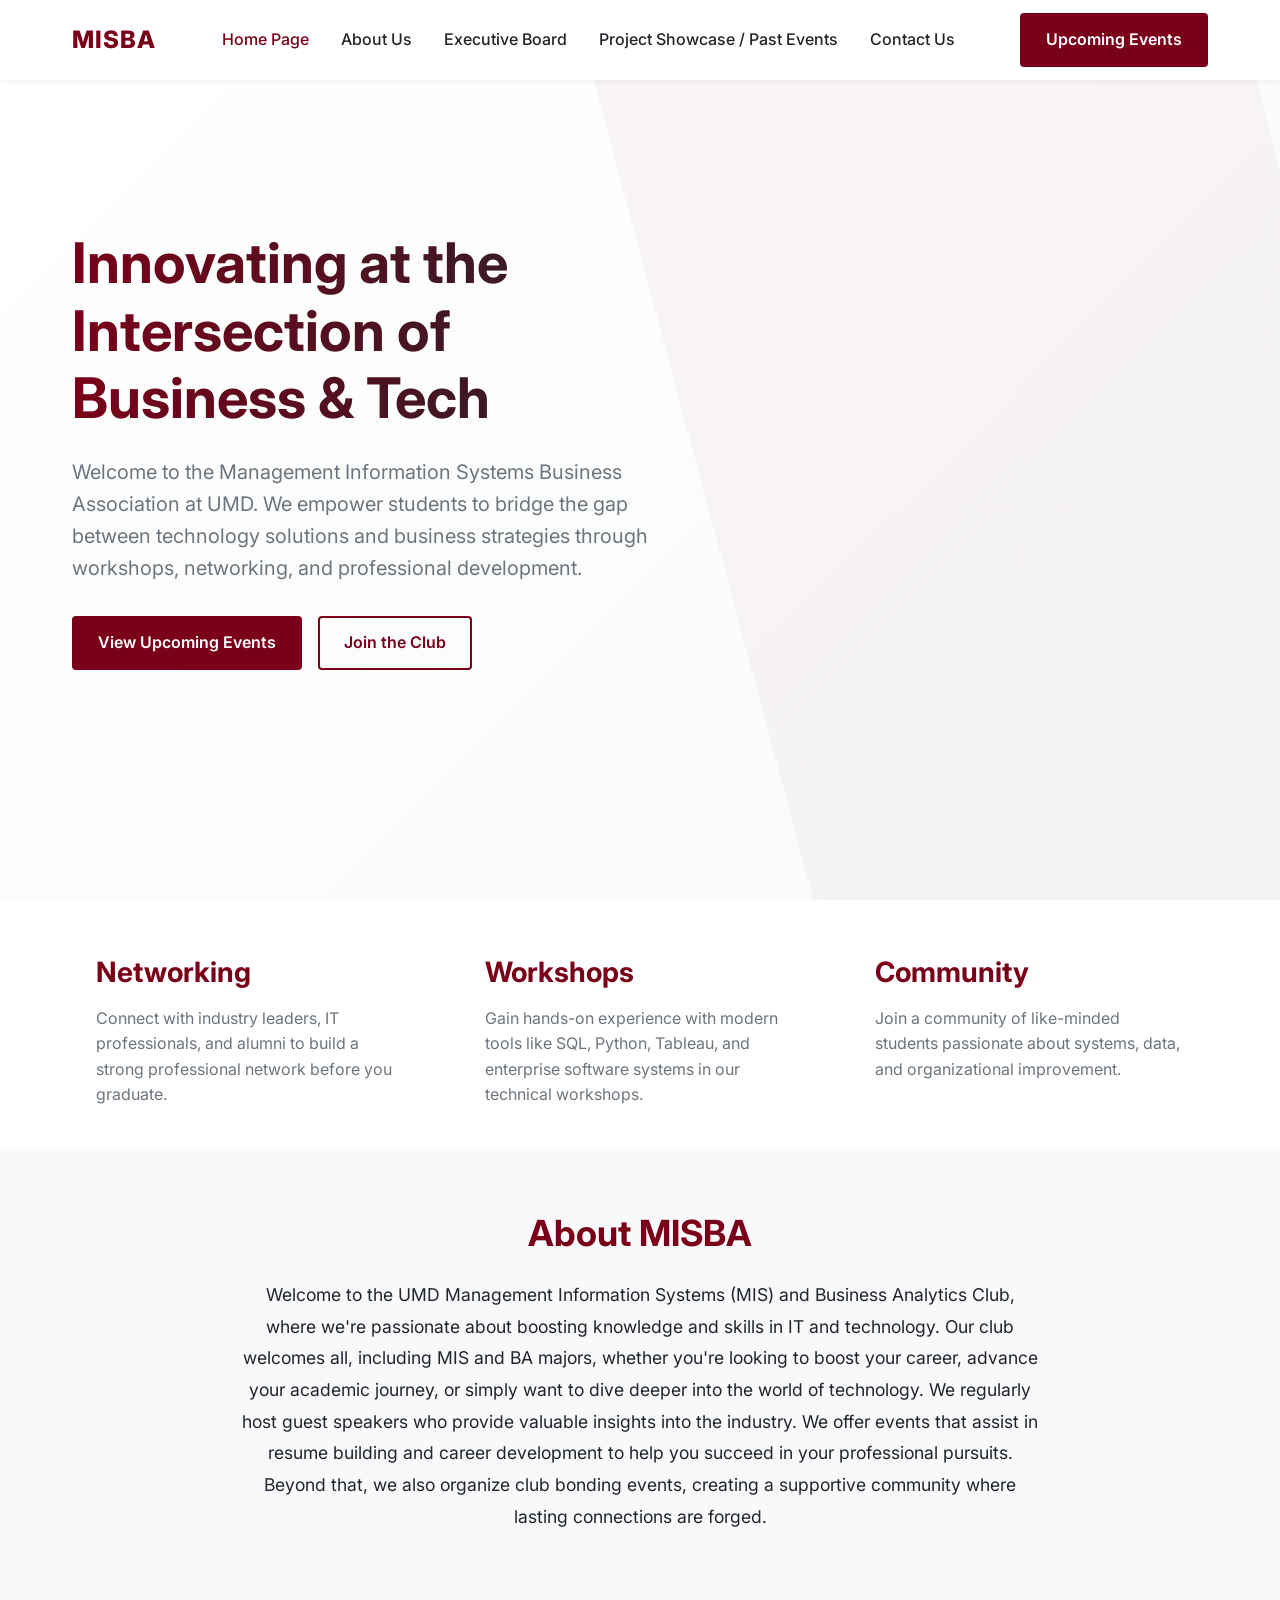
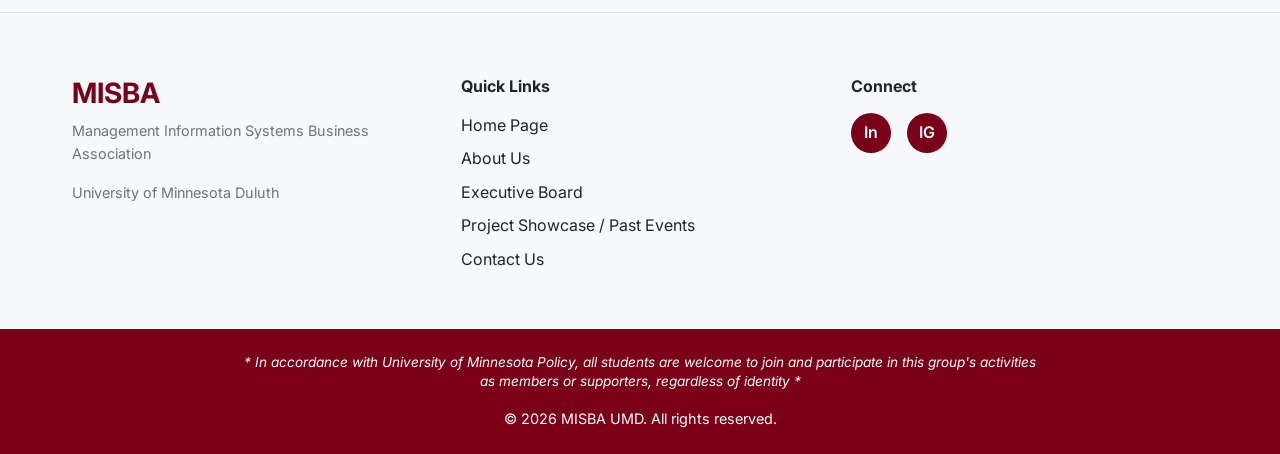
<file: index.html>
<!DOCTYPE html>
<html lang="en">
<head>
    <meta charset="UTF-8">
    <meta name="viewport" content="width=device-width, initial-scale=1.0">
    <title>MISBA - UMD | Management Information Systems Business Association</title>
    <meta name="description" content="Management Information Systems Business Association (MISBA) at the University of Minnesota Duluth. Connecting students with technology and business.">
    <!-- Google Fonts -->
    <link rel="preconnect" href="https://fonts.googleapis.com">
    <link rel="preconnect" href="https://fonts.gstatic.com" crossorigin>
    <link href="https://fonts.googleapis.com/css2?family=Inter:wght@400;500;600;700;800&display=swap" rel="stylesheet">
    <!-- Custom CSS -->
    <link rel="stylesheet" href="css/style.css">
</head>
<body>
    <!-- Navbar -->
    <nav class="navbar">
        <div class="container nav-container">
            <a href="index.html" class="nav-logo">MISBA</a>
            <ul class="nav-links">
                <li><a href="index.html">Home Page</a></li>
                <li><a href="about.html">About Us</a></li>
                <li><a href="executive-board.html">Executive Board</a></li>
                <li><a href="project-showcase.html">Project Showcase / Past Events</a></li>
                <li><a href="contact-us.html">Contact Us</a></li>
            </ul>
            <a href="upcoming-events.html" class="btn btn-primary nav-cta">Upcoming Events</a>
            <button class="mobile-menu-btn" aria-label="Toggle Menu">
                <svg xmlns="http://www.w3.org/2000/svg" width="24" height="24" viewBox="0 0 24 24" fill="none" stroke="currentColor" stroke-width="2" stroke-linecap="round" stroke-linejoin="round"><line x1="3" y1="12" x2="21" y2="12"></line><line x1="3" y1="6" x2="21" y2="6"></line><line x1="3" y1="18" x2="21" y2="18"></line></svg>
            </button>
        </div>
    </nav>

    <!-- Hero Section -->
    <main>
        <section class="hero">
            <div class="container">
                <div class="hero-content">
                    <h1>Innovating at the Intersection of Business & Tech</h1>
                    <p>Welcome to the Management Information Systems Business Association at UMD. We empower students to bridge the gap between technology solutions and business strategies through workshops, networking, and professional development.</p>
                    <div class="hero-buttons">
                        <a href="upcoming-events.html" class="btn btn-primary">View Upcoming Events</a>
                        <a href="join.html" class="btn btn-outline">Join the Club</a>
                    </div>
                </div>
            </div>
        </section>

        <!-- Features/Value Prop snippet -->
        <section class="container" style="padding-top: 2rem;">
            <div class="grid">
                <div class="card" style="border: none; background: transparent; box-shadow: none;">
                    <div class="card-body">
                        <h3 style="color: var(--primary-color);">Networking</h3>
                        <p>Connect with industry leaders, IT professionals, and alumni to build a strong professional network before you graduate.</p>
                    </div>
                </div>
                <div class="card" style="border: none; background: transparent; box-shadow: none;">
                    <div class="card-body">
                        <h3 style="color: var(--primary-color);">Workshops</h3>
                        <p>Gain hands-on experience with modern tools like SQL, Python, Tableau, and enterprise software systems in our technical workshops.</p>
                    </div>
                </div>
                <div class="card" style="border: none; background: transparent; box-shadow: none;">
                    <div class="card-body">
                        <h3 style="color: var(--primary-color);">Community</h3>
                        <p>Join a community of like-minded students passionate about systems, data, and organizational improvement.</p>
                    </div>
                </div>
            </div>
        </section>

        <!-- About Us Section -->
        <section class="section bg-alt" style="padding: 4rem 0; background-color: var(--bg-alt);">
            <div class="container">
                <div style="max-width: 800px; margin: 0 auto; text-align: center;">
                    <h2 style="color: var(--primary-color); margin-bottom: 1.5rem;">About MISBA</h2>
                    <p style="font-size: 1.1rem; line-height: 1.8; color: var(--text-dark);">Welcome to the UMD Management Information Systems (MIS) and Business Analytics Club, where we're passionate about boosting knowledge and skills in IT and technology. Our club welcomes all, including MIS and BA majors, whether you're looking to boost your career, advance your academic journey, or simply want to dive deeper into the world of technology. We regularly host guest speakers who provide valuable insights into the industry. We offer events that assist in resume building and career development to help you succeed in your professional pursuits. Beyond that, we also organize club bonding events, creating a supportive community where lasting connections are forged.</p>
                </div>
            </div>
        </section>

    </main>

    <!-- Footer -->
    <footer class="footer">
        <div class="container footer-container">
            <div class="footer-brand">
                <h3>MISBA</h3>
                <p>Management Information Systems Business Association</p>
                <p>University of Minnesota Duluth</p>
            </div>
            <div class="footer-links">
                <h4>Quick Links</h4>
                <ul>
                    <li><a href="index.html">Home Page</a></li>
                    <li><a href="about.html">About Us</a></li>
                    <li><a href="executive-board.html">Executive Board</a></li>
                    <li><a href="project-showcase.html">Project Showcase / Past Events</a></li>
                    <li><a href="contact-us.html">Contact Us</a></li>
                </ul>
            </div>
            <div class="footer-social">
                <h4>Connect</h4>
                <div class="social-icons">
                    <a href="#" aria-label="LinkedIn">In</a>
                    <a href="#" aria-label="Instagram">IG</a>
                </div>
            </div>
        </div>
        <div class="footer-bottom">
            <p style="font-size: 0.85rem; margin-bottom: 1rem; font-style: italic; max-width: 800px; margin-left: auto; margin-right: auto; line-height: 1.4;">* In accordance with University of Minnesota Policy, all students are welcome to join and participate in this group's activities as members or supporters, regardless of identity *</p>
            <p>&copy; 2026 MISBA UMD. All rights reserved.</p>
        </div>
    </footer>

    <!-- Scripts -->
    <script src="js/main.js"></script>
</body>
</html>
</file>
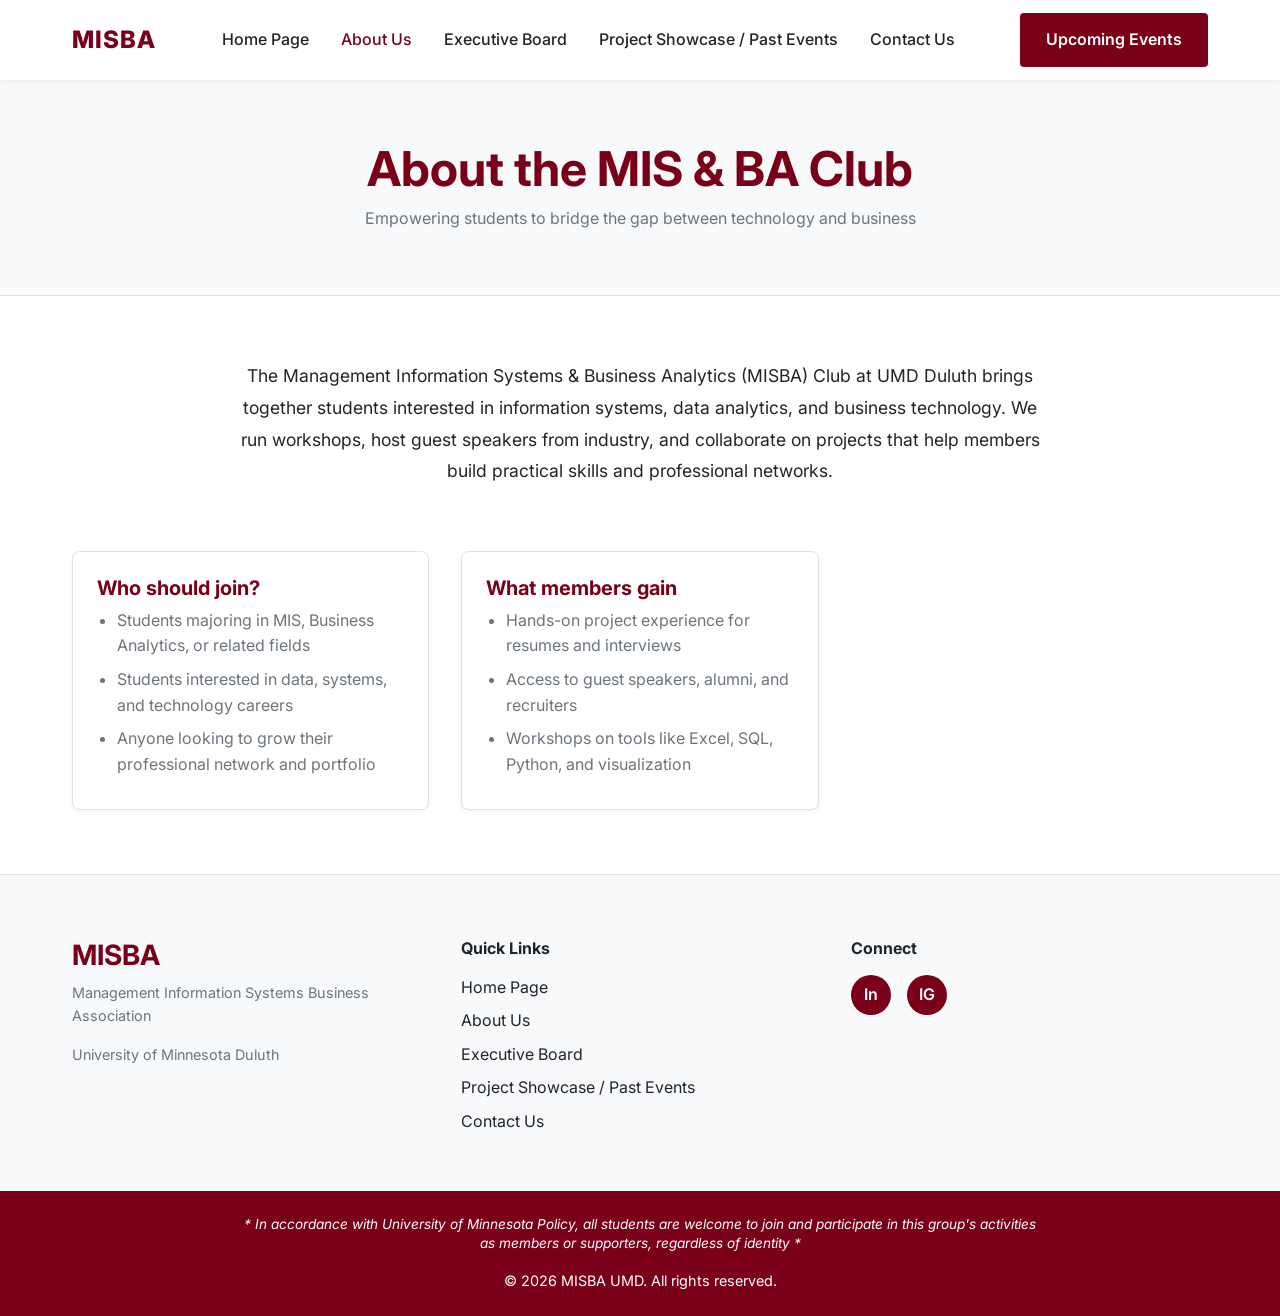
<file: about.html>
<!DOCTYPE html>
<html lang="en">
<head>
    <meta charset="UTF-8">
    <meta name="viewport" content="width=device-width, initial-scale=1.0">
    <title>About Us - MISBA | Management Information Systems Business Association</title>
    <!-- Google Fonts -->
    <link rel="preconnect" href="https://fonts.googleapis.com">
    <link rel="preconnect" href="https://fonts.gstatic.com" crossorigin>
    <link href="https://fonts.googleapis.com/css2?family=Inter:wght@400;500;600;700;800&display=swap" rel="stylesheet">
    <!-- Custom CSS -->
    <link rel="stylesheet" href="css/style.css">
</head>
<body>
    <!-- Navbar -->
    <nav class="navbar">
        <div class="container nav-container">
            <a href="index.html" class="nav-logo">MISBA</a>
            <ul class="nav-links">
                <li><a href="index.html">Home Page</a></li>
                <li><a href="about.html" class="active">About Us</a></li>
                <li><a href="executive-board.html">Executive Board</a></li>
                <li><a href="project-showcase.html">Project Showcase / Past Events</a></li>
                <li><a href="contact-us.html">Contact Us</a></li>
            </ul>
            <a href="upcoming-events.html" class="btn btn-primary nav-cta">Upcoming Events</a>
            <button class="mobile-menu-btn" aria-label="Toggle Menu">
                <svg xmlns="http://www.w3.org/2000/svg" width="24" height="24" viewBox="0 0 24 24" fill="none" stroke="currentColor" stroke-width="2" stroke-linecap="round" stroke-linejoin="round"><line x1="3" y1="12" x2="21" y2="12"></line><line x1="3" y1="6" x2="21" y2="6"></line><line x1="3" y1="18" x2="21" y2="18"></line></svg>
            </button>
        </div>
    </nav>

    <main>
        <!-- Page Header -->
        <section class="page-header">
            <div class="container">
                <h1>About the MIS & BA Club</h1>
                <p>Empowering students to bridge the gap between technology and business</p>
            </div>
        </section>

        <!-- About Content -->
        <section class="section" style="padding: 4rem 0;">
            <div class="container">
                <div style="max-width: 800px; margin: 0 auto; text-align: center; margin-bottom: 4rem;">
                    <p style="font-size: 1.1rem; line-height: 1.8; color: var(--text-dark);">
                    The Management Information Systems & Business Analytics (MISBA) Club at UMD Duluth brings together students interested in information systems, data analytics, and business technology. We run workshops, host guest speakers from industry, and collaborate on projects that help members build practical skills and professional networks.
                    </p>
                </div>

                <div class="grid">
                    <div class="card">
                        <div class="card-body">
                            <h3 class="card-title">Who should join?</h3>
                            <ul style="color: var(--text-muted); padding-left: 1.25rem; list-style-type: disc;">
                                <li style="margin-bottom: 0.5rem;">Students majoring in MIS, Business Analytics, or related fields</li>
                                <li style="margin-bottom: 0.5rem;">Students interested in data, systems, and technology careers</li>
                                <li style="margin-bottom: 0.5rem;">Anyone looking to grow their professional network and portfolio</li>
                            </ul>
                        </div>
                    </div>
                    <div class="card">
                        <div class="card-body">
                            <h3 class="card-title">What members gain</h3>
                            <ul style="color: var(--text-muted); padding-left: 1.25rem; list-style-type: disc;">
                                <li style="margin-bottom: 0.5rem;">Hands-on project experience for resumes and interviews</li>
                                <li style="margin-bottom: 0.5rem;">Access to guest speakers, alumni, and recruiters</li>
                                <li style="margin-bottom: 0.5rem;">Workshops on tools like Excel, SQL, Python, and visualization</li>
                            </ul>
                        </div>
                    </div>
                </div>
            </div>
        </section>
    </main>

    <!-- Footer -->
    <footer class="footer">
        <div class="container footer-container">
            <div class="footer-brand">
                <h3>MISBA</h3>
                <p>Management Information Systems Business Association</p>
                <p>University of Minnesota Duluth</p>
            </div>
            <div class="footer-links">
                <h4>Quick Links</h4>
                <ul>
                    <li><a href="index.html">Home Page</a></li>
                    <li><a href="about.html">About Us</a></li>
                    <li><a href="executive-board.html">Executive Board</a></li>
                    <li><a href="project-showcase.html">Project Showcase / Past Events</a></li>
                    <li><a href="contact-us.html">Contact Us</a></li>
                </ul>
            </div>
            <div class="footer-social">
                <h4>Connect</h4>
                <div class="social-icons">
                    <a href="#" aria-label="LinkedIn">In</a>
                    <a href="#" aria-label="Instagram">IG</a>
                </div>
            </div>
        </div>
        <div class="footer-bottom">
            <p style="font-size: 0.85rem; margin-bottom: 1rem; font-style: italic; max-width: 800px; margin-left: auto; margin-right: auto; line-height: 1.4;">* In accordance with University of Minnesota Policy, all students are welcome to join and participate in this group's activities as members or supporters, regardless of identity *</p>
            <p>&copy; 2026 MISBA UMD. All rights reserved.</p>
        </div>
    </footer>

    <!-- Scripts -->
    <script src="js/main.js"></script>
</body>
</html>
</file>
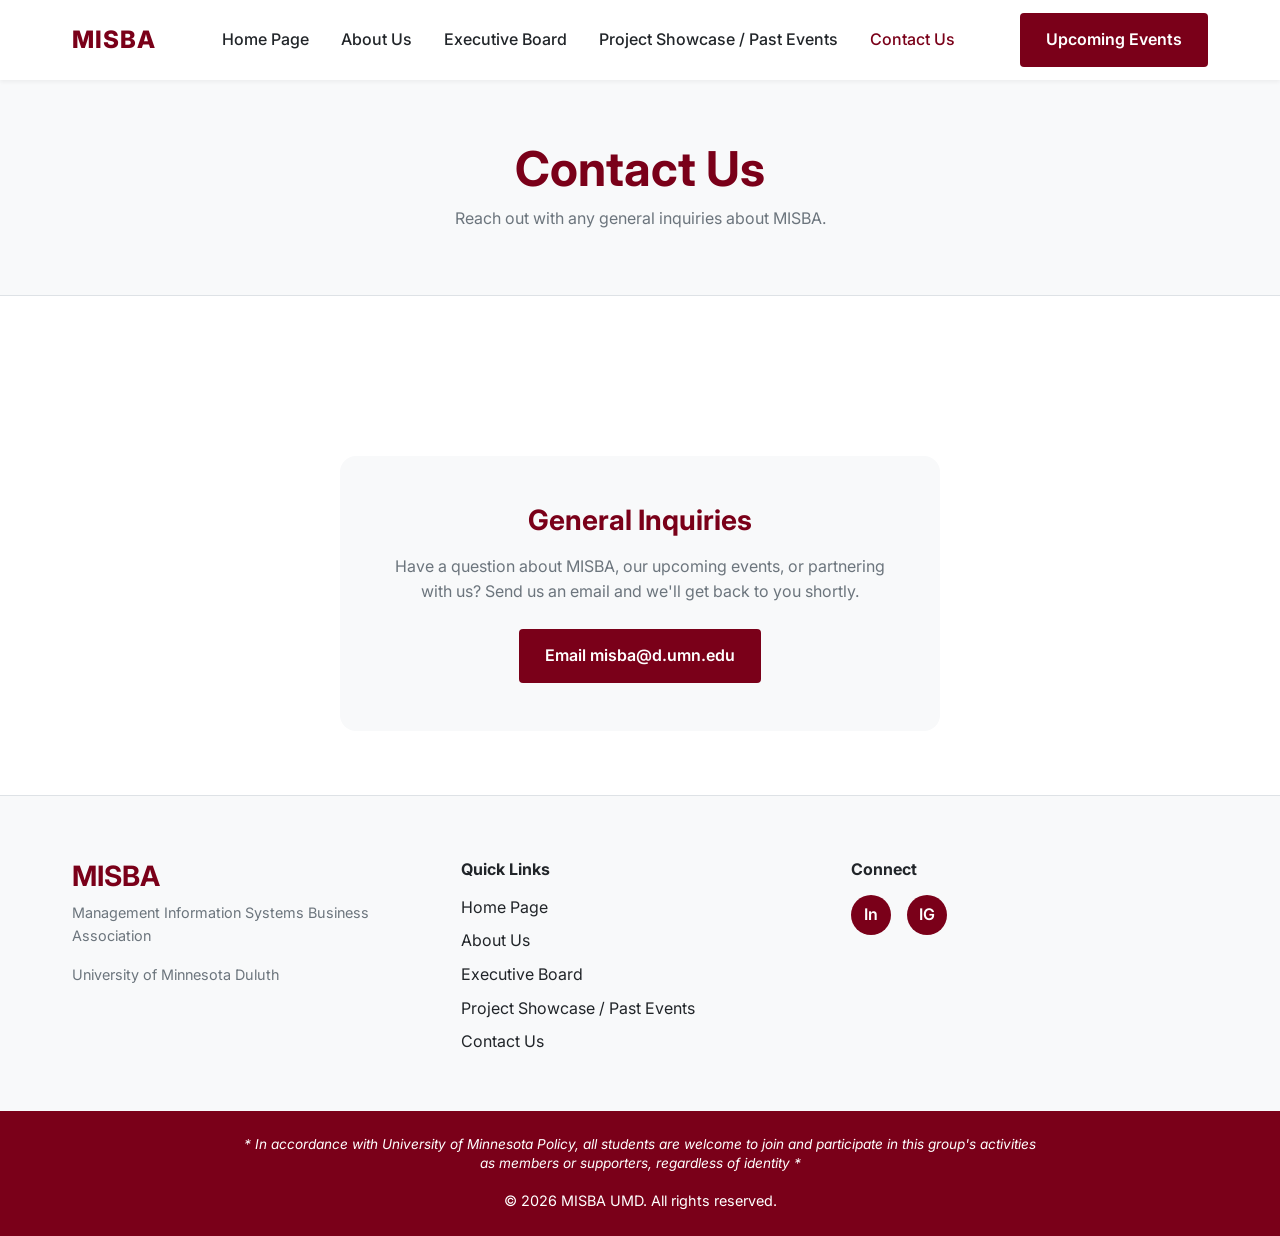
<file: contact-us.html>
<!DOCTYPE html>
<html lang="en">
<head>
    <meta charset="UTF-8">
    <meta name="viewport" content="width=device-width, initial-scale=1.0">
    <title>Contact Us - MISBA | UMD</title>
    <meta name="description" content="Contact the Management Information Systems Business Association.">
    <!-- Google Fonts -->
    <link rel="preconnect" href="https://fonts.googleapis.com">
    <link rel="preconnect" href="https://fonts.gstatic.com" crossorigin>
    <link href="https://fonts.googleapis.com/css2?family=Inter:wght@400;500;600;700;800&display=swap" rel="stylesheet">
    <!-- Custom CSS -->
    <link rel="stylesheet" href="css/style.css">
</head>
<body>
    <!-- Navbar -->
    <nav class="navbar">
        <div class="container nav-container">
            <a href="index.html" class="nav-logo">MISBA</a>
            <ul class="nav-links">
                <li><a href="index.html">Home Page</a></li>
                <li><a href="about.html">About Us</a></li>
                <li><a href="executive-board.html">Executive Board</a></li>
                <li><a href="project-showcase.html">Project Showcase / Past Events</a></li>
                <li><a href="contact-us.html">Contact Us</a></li>
            </ul>
            <a href="upcoming-events.html" class="btn btn-primary nav-cta">Upcoming Events</a>
            <button class="mobile-menu-btn" aria-label="Toggle Menu">
                <svg xmlns="http://www.w3.org/2000/svg" width="24" height="24" viewBox="0 0 24 24" fill="none" stroke="currentColor" stroke-width="2" stroke-linecap="round" stroke-linejoin="round"><line x1="3" y1="12" x2="21" y2="12"></line><line x1="3" y1="6" x2="21" y2="6"></line><line x1="3" y1="18" x2="21" y2="18"></line></svg>
            </button>
        </div>
    </nav>

    <!-- Page Header -->
    <header class="page-header">
        <div class="container">
            <h1>Contact Us</h1>
            <p>Reach out with any general inquiries about MISBA.</p>
        </div>
    </header>

    <!-- Main Content -->
    <main>
        <section class="container" style="padding-top: 4rem;">

            <div style="margin-top: 6rem; margin-bottom: 4rem; text-align: center; max-width: 600px; margin-left: auto; margin-right: auto; padding: 3rem; background: var(--bg-alt); border-radius: var(--radius-lg);">
                <h3 style="margin-bottom: 1rem; color: var(--primary-color);">General Inquiries</h3>
                <p style="margin-bottom: 1.5rem;">Have a question about MISBA, our upcoming events, or partnering with us? Send us an email and we'll get back to you shortly.</p>
                <a href="mailto:misba@d.umn.edu" class="btn btn-primary">Email misba@d.umn.edu</a>
            </div>
        </section>
    </main>

    <!-- Footer -->
    <footer class="footer">
        <div class="container footer-container">
            <div class="footer-brand">
                <h3>MISBA</h3>
                <p>Management Information Systems Business Association</p>
                <p>University of Minnesota Duluth</p>
            </div>
            <div class="footer-links">
                <h4>Quick Links</h4>
                <ul>
                    <li><a href="index.html">Home Page</a></li>
                    <li><a href="about.html">About Us</a></li>
                    <li><a href="executive-board.html">Executive Board</a></li>
                    <li><a href="project-showcase.html">Project Showcase / Past Events</a></li>
                    <li><a href="contact-us.html">Contact Us</a></li>
                </ul>
            </div>
            <div class="footer-social">
                <h4>Connect</h4>
                <div class="social-icons">
                    <a href="#" aria-label="LinkedIn">In</a>
                    <a href="#" aria-label="Instagram">IG</a>
                </div>
            </div>
        </div>
        <div class="footer-bottom">
            <p style="font-size: 0.85rem; margin-bottom: 1rem; font-style: italic; max-width: 800px; margin-left: auto; margin-right: auto; line-height: 1.4;">* In accordance with University of Minnesota Policy, all students are welcome to join and participate in this group's activities as members or supporters, regardless of identity *</p>
            <p>&copy; 2026 MISBA UMD. All rights reserved.</p>
        </div>
    </footer>

    <!-- Scripts -->
    <script src="js/main.js"></script>
</body>
</html>
</file>
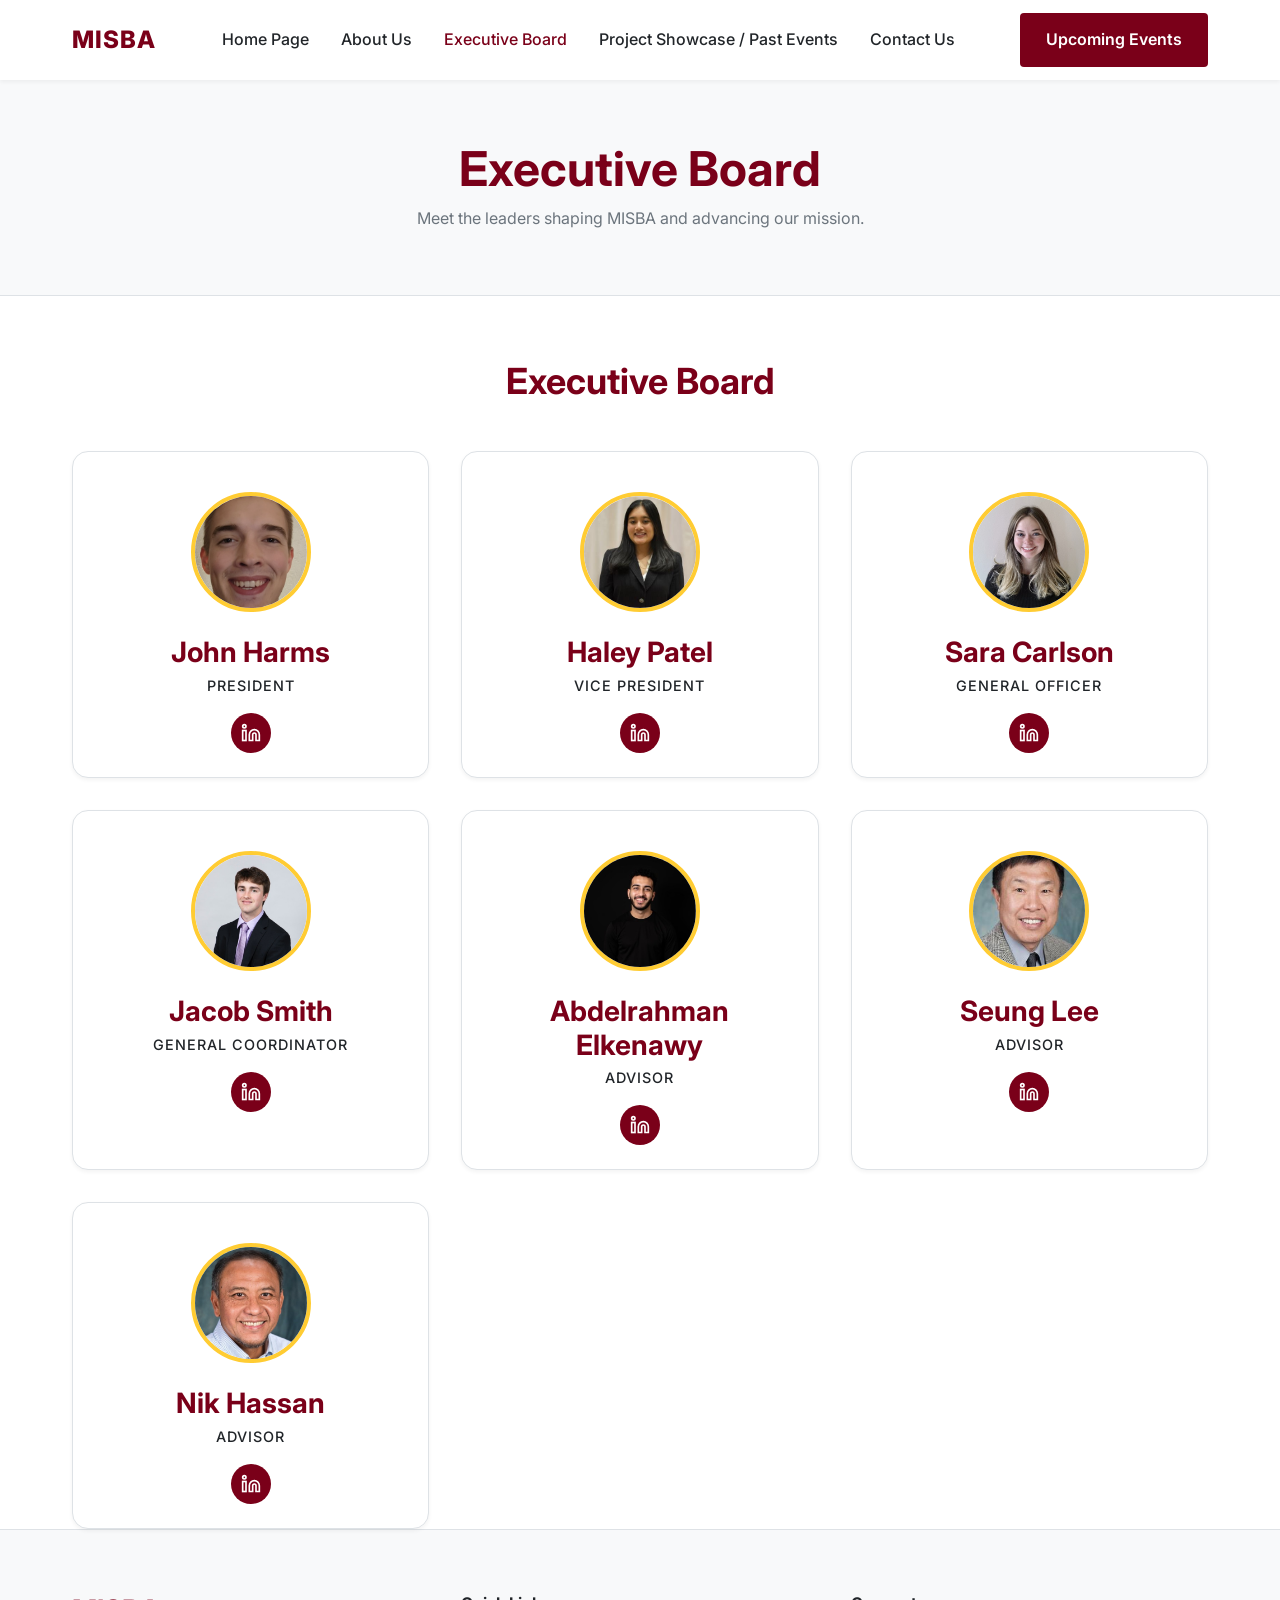
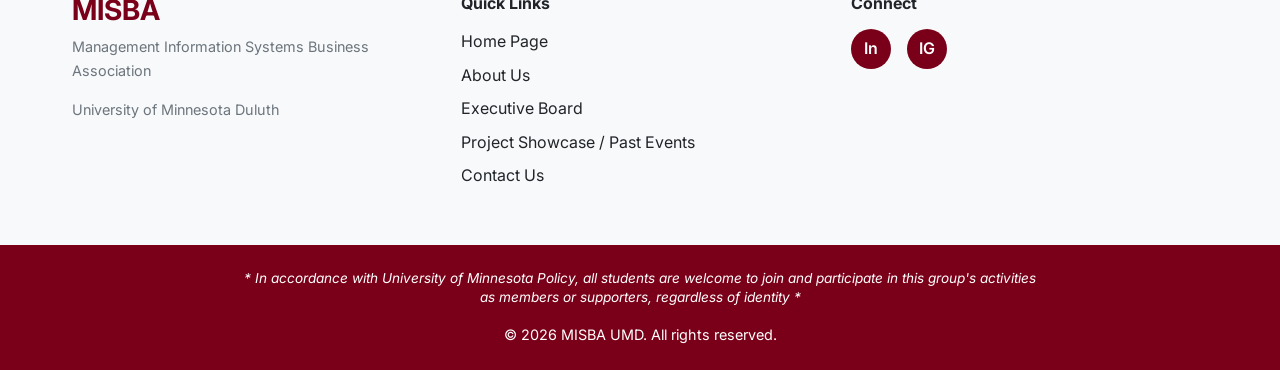
<file: executive-board.html>
<!DOCTYPE html>
<html lang="en">
<head>
    <meta charset="UTF-8">
    <meta name="viewport" content="width=device-width, initial-scale=1.0">
    <title>Executive Board - MISBA | UMD</title>
    <meta name="description" content="Meet the Executive Board of the Management Information Systems Business Association.">
    <!-- Google Fonts -->
    <link rel="preconnect" href="https://fonts.googleapis.com">
    <link rel="preconnect" href="https://fonts.gstatic.com" crossorigin>
    <link href="https://fonts.googleapis.com/css2?family=Inter:wght@400;500;600;700;800&display=swap" rel="stylesheet">
    <!-- Custom CSS -->
    <link rel="stylesheet" href="css/style.css">
</head>
<body>
    <!-- Navbar -->
    <nav class="navbar">
        <div class="container nav-container">
            <a href="index.html" class="nav-logo">MISBA</a>
            <ul class="nav-links">
                <li><a href="index.html">Home Page</a></li>
                <li><a href="about.html">About Us</a></li>
                <li><a href="executive-board.html">Executive Board</a></li>
                <li><a href="project-showcase.html">Project Showcase / Past Events</a></li>
                <li><a href="contact-us.html">Contact Us</a></li>
            </ul>
            <a href="upcoming-events.html" class="btn btn-primary nav-cta">Upcoming Events</a>
            <button class="mobile-menu-btn" aria-label="Toggle Menu">
                <svg xmlns="http://www.w3.org/2000/svg" width="24" height="24" viewBox="0 0 24 24" fill="none" stroke="currentColor" stroke-width="2" stroke-linecap="round" stroke-linejoin="round"><line x1="3" y1="12" x2="21" y2="12"></line><line x1="3" y1="6" x2="21" y2="6"></line><line x1="3" y1="18" x2="21" y2="18"></line></svg>
            </button>
        </div>
    </nav>

    <!-- Page Header -->
    <header class="page-header">
        <div class="container">
            <h1>Executive Board</h1>
            <p>Meet the leaders shaping MISBA and advancing our mission.</p>
        </div>
    </header>

    <!-- Main Content -->
    <main>
        <section class="container" style="padding-top: 4rem;">
            <h2 class="section-title">Executive Board</h2>
            
            <div class="grid">
                <!-- Profile Card 1 -->
                <div class="card" style="text-align: center; border-radius: var(--radius-lg);">
                    <div style="padding: 2.5rem 2rem 0;">
                        <img src="images/John Harms.png" alt="John Harms" style="width: 120px; height: 120px; border-radius: 50%; margin: 0 auto 1.5rem; border: 4px solid var(--secondary-color); object-fit: cover; display: block;">
                        <h3 style="margin-bottom: 0.25rem; color: var(--primary-color);">John Harms</h3>
                        <p style="color: var(--text-dark); font-weight: 500; font-size: 0.9rem; text-transform: uppercase; letter-spacing: 1px;">President</p>
                    </div>
                    <div class="card-body" style="padding-top: 0;">
                        <div style="display: flex; gap: 0.5rem; justify-content: center; margin-top: 1rem;">
                            <a href="#" class="btn btn-primary" style="padding: 0.5rem; border-radius: 50%;" aria-label="LinkedIn"><svg width="20" height="20" viewBox="0 0 24 24" fill="none" stroke="currentColor" stroke-width="2"><path d="M16 8a6 6 0 0 1 6 6v7h-4v-7a2 2 0 0 0-2-2 2 2 0 0 0-2 2v7h-4v-7a6 6 0 0 1 6-6z"></path><rect x="2" y="9" width="4" height="12"></rect><circle cx="4" cy="4" r="2"></circle></svg></a>
                        </div>
                    </div>
                </div>

                <!-- Profile Card 2 -->
                <div class="card" style="text-align: center; border-radius: var(--radius-lg);">
                    <div style="padding: 2.5rem 2rem 0;">
                        <img src="images/Haley Patel.png" alt="Haley Patel" style="width: 120px; height: 120px; border-radius: 50%; margin: 0 auto 1.5rem; border: 4px solid var(--secondary-color); object-fit: cover; display: block;">
                        <h3 style="margin-bottom: 0.25rem; color: var(--primary-color);">Haley Patel</h3>
                        <p style="color: var(--text-dark); font-weight: 500; font-size: 0.9rem; text-transform: uppercase; letter-spacing: 1px;">Vice President</p>
                    </div>
                    <div class="card-body" style="padding-top: 0;">
                        <div style="display: flex; gap: 0.5rem; justify-content: center; margin-top: 1rem;">
                            <a href="#" class="btn btn-primary" style="padding: 0.5rem; border-radius: 50%;" aria-label="LinkedIn"><svg width="20" height="20" viewBox="0 0 24 24" fill="none" stroke="currentColor" stroke-width="2"><path d="M16 8a6 6 0 0 1 6 6v7h-4v-7a2 2 0 0 0-2-2 2 2 0 0 0-2 2v7h-4v-7a6 6 0 0 1 6-6z"></path><rect x="2" y="9" width="4" height="12"></rect><circle cx="4" cy="4" r="2"></circle></svg></a>
                        </div>
                    </div>
                </div>

                <!-- Profile Card 3 -->
                <div class="card" style="text-align: center; border-radius: var(--radius-lg);">
                    <div style="padding: 2.5rem 2rem 0;">
                        <img src="images/Sara Carlson.png" alt="Sara Carlson" style="width: 120px; height: 120px; border-radius: 50%; margin: 0 auto 1.5rem; border: 4px solid var(--secondary-color); object-fit: cover; display: block;">
                        <h3 style="margin-bottom: 0.25rem; color: var(--primary-color);">Sara Carlson</h3>
                        <p style="color: var(--text-dark); font-weight: 500; font-size: 0.9rem; text-transform: uppercase; letter-spacing: 1px;">General Officer</p>
                    </div>
                    <div class="card-body" style="padding-top: 0;">
                        <div style="display: flex; gap: 0.5rem; justify-content: center; margin-top: 1rem;">
                            <a href="#" class="btn btn-primary" style="padding: 0.5rem; border-radius: 50%;" aria-label="LinkedIn"><svg width="20" height="20" viewBox="0 0 24 24" fill="none" stroke="currentColor" stroke-width="2"><path d="M16 8a6 6 0 0 1 6 6v7h-4v-7a2 2 0 0 0-2-2 2 2 0 0 0-2 2v7h-4v-7a6 6 0 0 1 6-6z"></path><rect x="2" y="9" width="4" height="12"></rect><circle cx="4" cy="4" r="2"></circle></svg></a>
                        </div>
                    </div>
                </div>

                <!-- Profile Card 4 -->
                <div class="card" style="text-align: center; border-radius: var(--radius-lg);">
                    <div style="padding: 2.5rem 2rem 0;">
                        <img src="images/Jacob Smith.png" alt="Jacob Smith" style="width: 120px; height: 120px; border-radius: 50%; margin: 0 auto 1.5rem; border: 4px solid var(--secondary-color); object-fit: cover; display: block;">
                        <h3 style="margin-bottom: 0.25rem; color: var(--primary-color);">Jacob Smith</h3>
                        <p style="color: var(--text-dark); font-weight: 500; font-size: 0.9rem; text-transform: uppercase; letter-spacing: 1px;">General Coordinator</p>
                    </div>
                    <div class="card-body" style="padding-top: 0;">
                        <div style="display: flex; gap: 0.5rem; justify-content: center; margin-top: 1rem;">
                            <a href="#" class="btn btn-primary" style="padding: 0.5rem; border-radius: 50%;" aria-label="LinkedIn"><svg width="20" height="20" viewBox="0 0 24 24" fill="none" stroke="currentColor" stroke-width="2"><path d="M16 8a6 6 0 0 1 6 6v7h-4v-7a2 2 0 0 0-2-2 2 2 0 0 0-2 2v7h-4v-7a6 6 0 0 1 6-6z"></path><rect x="2" y="9" width="4" height="12"></rect><circle cx="4" cy="4" r="2"></circle></svg></a>
                        </div>
                    </div>
                </div>

                <!-- Profile Card 5 -->
                <div class="card" style="text-align: center; border-radius: var(--radius-lg);">
                    <div style="padding: 2.5rem 2rem 0;">
                        <img src="images/Abdelrahman Elkenway.png" alt="Abdelrahman Elkenawy" style="width: 120px; height: 120px; border-radius: 50%; margin: 0 auto 1.5rem; border: 4px solid var(--secondary-color); object-fit: cover; display: block;">
                        <h3 style="margin-bottom: 0.25rem; color: var(--primary-color);">Abdelrahman Elkenawy</h3>
                        <p style="color: var(--text-dark); font-weight: 500; font-size: 0.9rem; text-transform: uppercase; letter-spacing: 1px;">Advisor</p>
                    </div>
                    <div class="card-body" style="padding-top: 0;">
                        <div style="display: flex; gap: 0.5rem; justify-content: center; margin-top: 1rem;">
                            <a href="#" class="btn btn-primary" style="padding: 0.5rem; border-radius: 50%;" aria-label="LinkedIn"><svg width="20" height="20" viewBox="0 0 24 24" fill="none" stroke="currentColor" stroke-width="2"><path d="M16 8a6 6 0 0 1 6 6v7h-4v-7a2 2 0 0 0-2-2 2 2 0 0 0-2 2v7h-4v-7a6 6 0 0 1 6-6z"></path><rect x="2" y="9" width="4" height="12"></rect><circle cx="4" cy="4" r="2"></circle></svg></a>
                        </div>
                    </div>
                </div>

                <!-- Profile Card 6 -->
                <div class="card" style="text-align: center; border-radius: var(--radius-lg);">
                    <div style="padding: 2.5rem 2rem 0;">
                        <img src="images/Seung Lee.png" alt="Seung Lee" style="width: 120px; height: 120px; border-radius: 50%; margin: 0 auto 1.5rem; border: 4px solid var(--secondary-color); object-fit: cover; display: block;">
                        <h3 style="margin-bottom: 0.25rem; color: var(--primary-color);">Seung Lee</h3>
                        <p style="color: var(--text-dark); font-weight: 500; font-size: 0.9rem; text-transform: uppercase; letter-spacing: 1px;">Advisor</p>
                    </div>
                    <div class="card-body" style="padding-top: 0;">
                        <div style="display: flex; gap: 0.5rem; justify-content: center; margin-top: 1rem;">
                            <a href="#" class="btn btn-primary" style="padding: 0.5rem; border-radius: 50%;" aria-label="LinkedIn"><svg width="20" height="20" viewBox="0 0 24 24" fill="none" stroke="currentColor" stroke-width="2"><path d="M16 8a6 6 0 0 1 6 6v7h-4v-7a2 2 0 0 0-2-2 2 2 0 0 0-2 2v7h-4v-7a6 6 0 0 1 6-6z"></path><rect x="2" y="9" width="4" height="12"></rect><circle cx="4" cy="4" r="2"></circle></svg></a>
                        </div>
                    </div>
                </div>

                <!-- Profile Card 7 -->
                <div class="card" style="text-align: center; border-radius: var(--radius-lg);">
                    <div style="padding: 2.5rem 2rem 0;">
                        <img src="images/Nik Hassan.png" alt="Nik Hassan" style="width: 120px; height: 120px; border-radius: 50%; margin: 0 auto 1.5rem; border: 4px solid var(--secondary-color); object-fit: cover; display: block;">
                        <h3 style="margin-bottom: 0.25rem; color: var(--primary-color);">Nik Hassan</h3>
                        <p style="color: var(--text-dark); font-weight: 500; font-size: 0.9rem; text-transform: uppercase; letter-spacing: 1px;">Advisor</p>
                    </div>
                    <div class="card-body" style="padding-top: 0;">
                        <div style="display: flex; gap: 0.5rem; justify-content: center; margin-top: 1rem;">
                            <a href="#" class="btn btn-primary" style="padding: 0.5rem; border-radius: 50%;" aria-label="LinkedIn"><svg width="20" height="20" viewBox="0 0 24 24" fill="none" stroke="currentColor" stroke-width="2"><path d="M16 8a6 6 0 0 1 6 6v7h-4v-7a2 2 0 0 0-2-2 2 2 0 0 0-2 2v7h-4v-7a6 6 0 0 1 6-6z"></path><rect x="2" y="9" width="4" height="12"></rect><circle cx="4" cy="4" r="2"></circle></svg></a>
                        </div>
                    </div>
                </div>
            </div>
            

        </section>
    </main>

    <!-- Footer -->
    <footer class="footer">
        <div class="container footer-container">
            <div class="footer-brand">
                <h3>MISBA</h3>
                <p>Management Information Systems Business Association</p>
                <p>University of Minnesota Duluth</p>
            </div>
            <div class="footer-links">
                <h4>Quick Links</h4>
                <ul>
                    <li><a href="index.html">Home Page</a></li>
                    <li><a href="about.html">About Us</a></li>
                    <li><a href="executive-board.html">Executive Board</a></li>
                    <li><a href="project-showcase.html">Project Showcase / Past Events</a></li>
                    <li><a href="contact-us.html">Contact Us</a></li>
                </ul>
            </div>
            <div class="footer-social">
                <h4>Connect</h4>
                <div class="social-icons">
                    <a href="#" aria-label="LinkedIn">In</a>
                    <a href="#" aria-label="Instagram">IG</a>
                </div>
            </div>
        </div>
        <div class="footer-bottom">
            <p style="font-size: 0.85rem; margin-bottom: 1rem; font-style: italic; max-width: 800px; margin-left: auto; margin-right: auto; line-height: 1.4;">* In accordance with University of Minnesota Policy, all students are welcome to join and participate in this group's activities as members or supporters, regardless of identity *</p>
            <p>&copy; 2026 MISBA UMD. All rights reserved.</p>
        </div>
    </footer>

    <!-- Scripts -->
    <script src="js/main.js"></script>
</body>
</html>
</file>
<file: css/style.css>
/* Global CSS Variables & Theme */
:root {
  /* UMD Maroon & Gold */
  --primary-color: #7A0019; /* Maroon */
  --primary-hover: #5e0013;
  --secondary-color: #FFCC33; /* Gold */
  --secondary-hover: #e6b800;
  
  /* Neutrals */
  --bg-color: #ffffff;
  --bg-alt: #f8f9fa;
  --text-dark: #212529;
  --text-muted: #6c757d;
  --border-color: #dee2e6;
  
  /* Typography */
  --font-sans: 'Inter', -apple-system, BlinkMacSystemFont, 'Segoe UI', Roboto, Oxygen, Ubuntu, Cantarell, sans-serif;
  
  /* Spacing & Layout */
  --container-width: 1200px;
  --transition-speed: 0.3s;
  --radius-sm: 4px;
  --radius-md: 8px;
  --radius-lg: 16px;
  --shadow-sm: 0 2px 4px rgba(0,0,0,0.05);
  --shadow-md: 0 10px 15px -3px rgba(0,0,0,0.1), 0 4px 6px -2px rgba(0,0,0,0.05);
  --shadow-hover: 0 20px 25px -5px rgba(0,0,0,0.1), 0 10px 10px -5px rgba(0,0,0,0.04);
}

/* Reset */
* {
  box-sizing: border-box;
  margin: 0;
  padding: 0;
}

body {
  font-family: var(--font-sans);
  background-color: var(--bg-color);
  color: var(--text-dark);
  line-height: 1.6;
  -webkit-font-smoothing: antialiased;
}

a {
  text-decoration: none;
  color: inherit;
  transition: color var(--transition-speed);
}

img {
  max-width: 100%;
  height: auto;
  display: block;
}

ul {
  list-style: none;
}

/* Typography */
h1, h2, h3, h4, h5, h6 {
  font-weight: 700;
  line-height: 1.2;
  margin-bottom: 1rem;
}

h1 { font-size: 3rem; }
h2 { font-size: 2.25rem; }
h3 { font-size: 1.75rem; }
p { margin-bottom: 1rem; color: var(--text-muted); }

/* Layout Containers */
.container {
  width: 100%;
  max-width: var(--container-width);
  margin: 0 auto;
  padding: 0 2rem;
}

section {
  padding: 5rem 0;
}

.section-title {
  text-align: center;
  margin-bottom: 3rem;
  color: var(--primary-color);
}

/* Buttons */
.btn {
  display: inline-flex;
  align-items: center;
  justify-content: center;
  padding: 0.75rem 1.5rem;
  font-weight: 600;
  border-radius: var(--radius-sm);
  cursor: pointer;
  transition: all var(--transition-speed);
  border: 2px solid transparent;
}

.btn-primary {
  background-color: var(--primary-color);
  color: #fff;
}

.btn-primary:hover {
  background-color: var(--primary-hover);
  transform: translateY(-2px);
  box-shadow: var(--shadow-md);
}

.btn-secondary {
  background-color: var(--secondary-color);
  color: var(--primary-color);
}

.btn-secondary:hover {
  background-color: var(--secondary-hover);
  transform: translateY(-2px);
  box-shadow: var(--shadow-md);
}

.btn-outline {
  background-color: transparent;
  border-color: var(--primary-color);
  color: var(--primary-color);
}

.btn-outline:hover {
  background-color: var(--primary-color);
  color: #fff;
  transform: translateY(-2px);
}

/* Navigation */
.navbar {
  background-color: rgba(255, 255, 255, 0.95);
  backdrop-filter: blur(10px);
  position: fixed;
  width: 100%;
  top: 0;
  z-index: 1000;
  box-shadow: var(--shadow-sm);
}

.nav-container {
  display: flex;
  align-items: center;
  justify-content: space-between;
  height: 80px;
}

.nav-logo {
  font-size: 1.5rem;
  font-weight: 800;
  color: var(--primary-color);
  letter-spacing: 1px;
}

.nav-links {
  display: flex;
  gap: 2rem;
}

.nav-links li a {
  font-weight: 500;
  color: var(--text-dark);
}

.nav-links li a:hover,
.nav-links li a.active {
  color: var(--primary-color);
}

.mobile-menu-btn {
  display: none;
  background: none;
  border: none;
  color: var(--text-dark);
  cursor: pointer;
}

/* Footer */
.footer {
  background-color: var(--bg-alt);
  padding: 4rem 0 0;
  border-top: 1px solid var(--border-color);
}

.footer-container {
  display: grid;
  grid-template-columns: repeat(auto-fit, minmax(200px, 1fr));
  gap: 2rem;
  margin-bottom: 3rem;
}

.footer-brand h3 {
  color: var(--primary-color);
  margin-bottom: 0.5rem;
}

.footer-brand p {
  font-size: 0.9rem;
}

.footer-links h4,
.footer-social h4 {
  margin-bottom: 1rem;
  color: var(--text-dark);
}

.footer-links ul li {
  margin-bottom: 0.5rem;
}

.footer-links ul li a:hover {
  color: var(--primary-color);
}

.social-icons {
  display: flex;
  gap: 1rem;
}

.social-icons a {
  display: flex;
  align-items: center;
  justify-content: center;
  width: 40px;
  height: 40px;
  background-color: var(--primary-color);
  color: #fff;
  border-radius: 50%;
  font-weight: 600;
}

.social-icons a:hover {
  background-color: var(--secondary-color);
  color: var(--primary-color);
  transform: translateY(-3px);
}

.footer-bottom {
  text-align: center;
  padding: 1.5rem;
  background-color: var(--primary-color);
  color: rgba(255, 255, 255, 0.8);
  font-size: 0.9rem;
}

.footer-bottom p {
  color: #fff;
  margin: 0;
}

/* Hero Section (Index) */
.hero {
  min-height: 100vh;
  display: flex;
  align-items: center;
  background: linear-gradient(135deg, #ffffff 0%, var(--bg-alt) 100%);
  padding-top: 80px; /* Offset for navbar */
  position: relative;
  overflow: hidden;
}

.hero::before {
  content: '';
  position: absolute;
  top: -10%;
  right: -5%;
  width: 50%;
  height: 120%;
  background: var(--primary-color);
  opacity: 0.03;
  transform: rotate(-15deg);
  border-radius: 40px;
}

.hero-content {
  max-width: 600px;
  position: relative;
  z-index: 10;
}

.hero h1 {
  font-size: 3.5rem;
  margin-bottom: 1.5rem;
  background: linear-gradient(90deg, var(--primary-color), var(--text-dark));
  -webkit-background-clip: text;
  -webkit-text-fill-color: transparent;
}

.hero p {
  font-size: 1.25rem;
  margin-bottom: 2rem;
}

.hero-buttons {
  display: flex;
  gap: 1rem;
}

/* Forms */
.form-container {
  max-width: 600px;
  margin: 0 auto;
  background: #fff;
  padding: 3rem;
  border-radius: var(--radius-md);
  box-shadow: var(--shadow-md);
}

.form-group {
  margin-bottom: 1.5rem;
}

.form-group label {
  display: block;
  margin-bottom: 0.5rem;
  font-weight: 500;
  color: var(--text-dark);
}

.form-control {
  width: 100%;
  padding: 0.75rem 1rem;
  border: 1px solid var(--border-color);
  border-radius: var(--radius-sm);
  font-family: inherit;
  font-size: 1rem;
  transition: border-color var(--transition-speed);
}

.form-control:focus {
  outline: none;
  border-color: var(--primary-color);
  box-shadow: 0 0 0 3px rgba(122, 0, 25, 0.1);
}

textarea.form-control {
  resize: vertical;
  min-height: 120px;
}

/* Cards used in Events, Teams */
.grid {
  display: grid;
  grid-template-columns: repeat(auto-fill, minmax(300px, 1fr));
  gap: 2rem;
}

.card {
  background: #fff;
  border-radius: var(--radius-md);
  overflow: hidden;
  box-shadow: var(--shadow-sm);
  transition: transform var(--transition-speed), box-shadow var(--transition-speed);
  border: 1px solid var(--border-color);
}

.card:hover {
  transform: translateY(-5px);
  box-shadow: var(--shadow-hover);
}

.card-img {
  width: 100%;
  height: 200px;
  object-fit: cover;
  background-color: var(--bg-alt);
}

.card-body {
  padding: 1.5rem;
}

.card-title {
  color: var(--primary-color);
  margin-bottom: 0.5rem;
  font-size: 1.25rem;
}

.card-meta {
  font-size: 0.9rem;
  color: var(--text-muted);
  margin-bottom: 1rem;
  display: flex;
  flex-direction: column;
  gap: 0.25rem;
}

/* Page Header */
.page-header {
  padding-top: 140px;
  padding-bottom: 4rem;
  background-color: var(--bg-alt);
  text-align: center;
  border-bottom: 1px solid var(--border-color);
}

.page-header h1 {
  color: var(--primary-color);
  margin-bottom: 0.5rem;
}

.page-header p {
  max-width: 600px;
  margin: 0 auto;
}

/* Role section on Join page */
.roles-section {
  background-color: var(--bg-alt);
}

.role-card {
  padding: 2rem;
  background: #fff;
  border-radius: var(--radius-md);
  box-shadow: var(--shadow-sm);
  border-left: 4px solid var(--primary-color);
}

.role-card h3 {
  color: var(--text-dark);
}

/* Media Queries */
@media (max-width: 768px) {
  .nav-links, .nav-cta {
    display: none; /* simple mobile hide for now, can be toggled by JS */
  }
  
  .mobile-menu-btn {
    display: block;
  }
  
  .nav-links.active {
    display: flex;
    flex-direction: column;
    position: absolute;
    top: 80px;
    left: 0;
    width: 100%;
    background: #fff;
    padding: 1rem;
    box-shadow: var(--shadow-md);
  }
  
  .hero h1 {
    font-size: 2.5rem;
  }
  
  .hero-buttons {
    flex-direction: column;
  }
}
</file>
